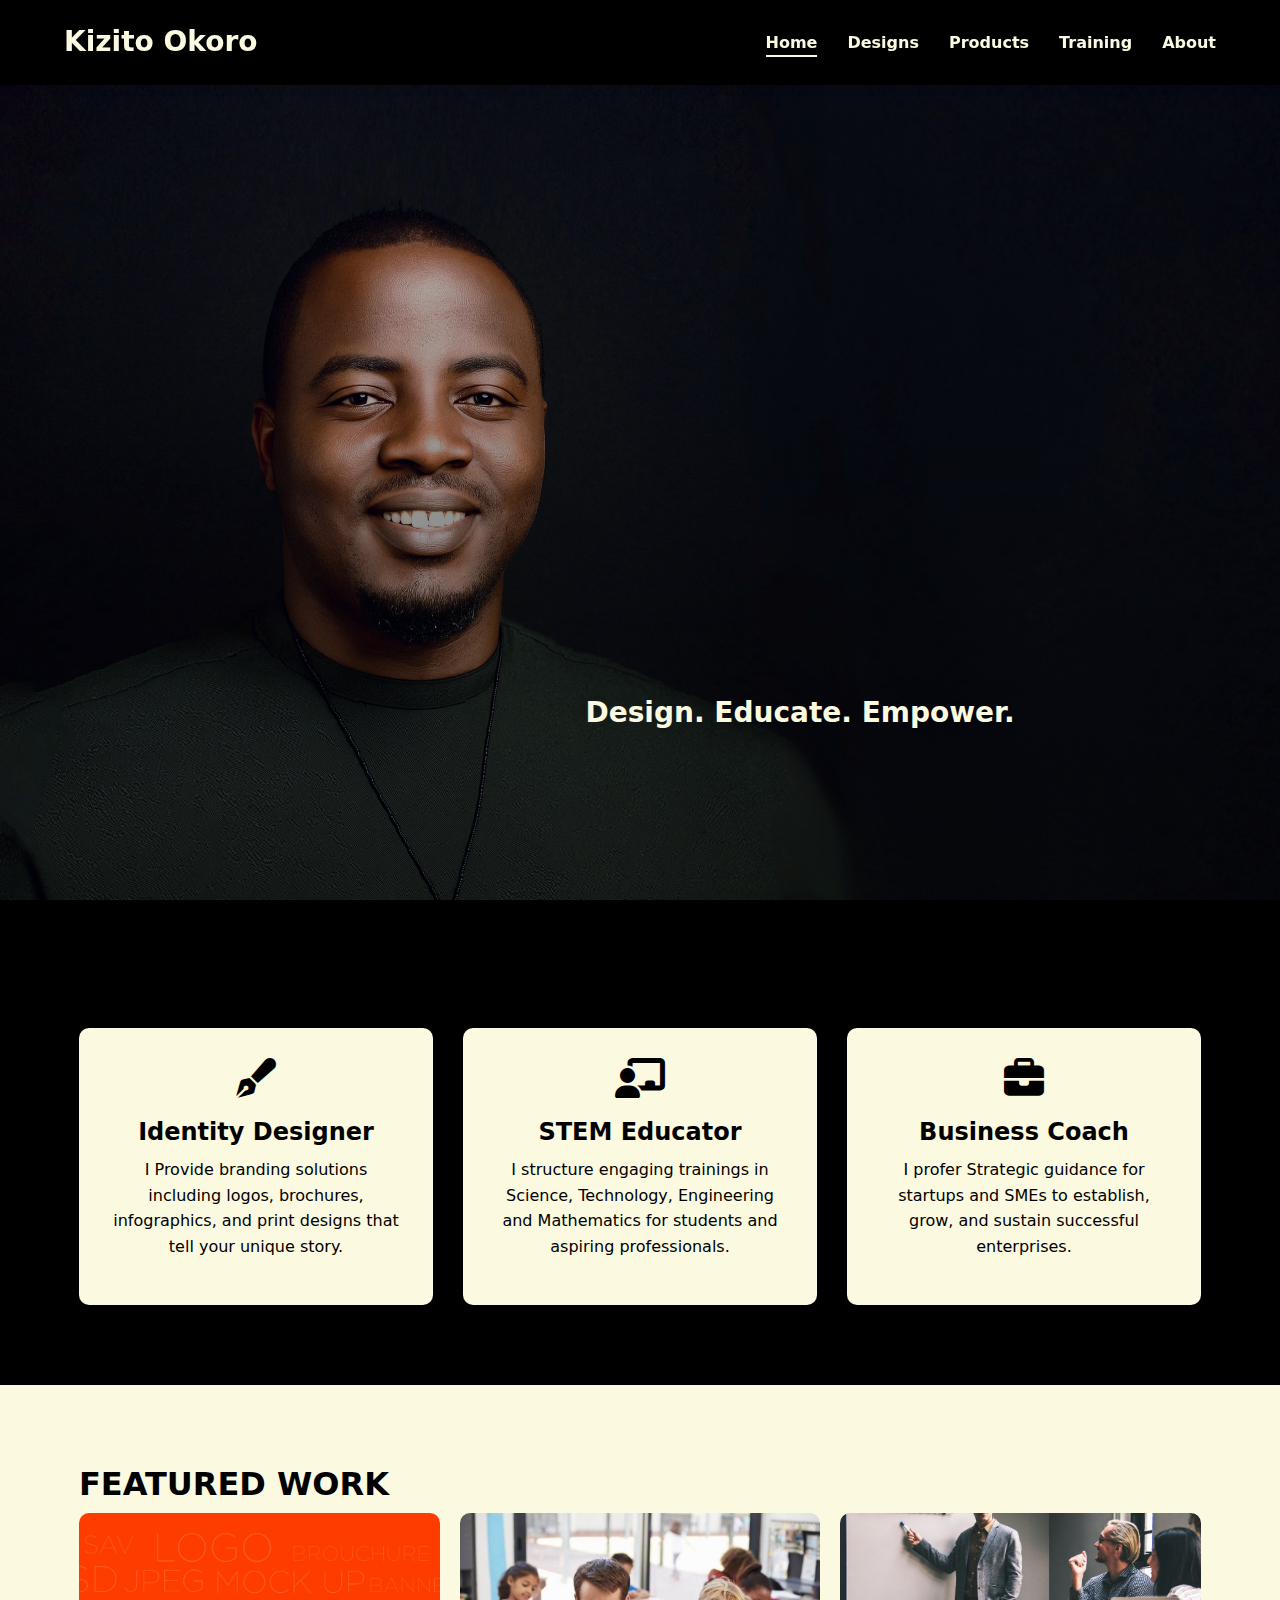
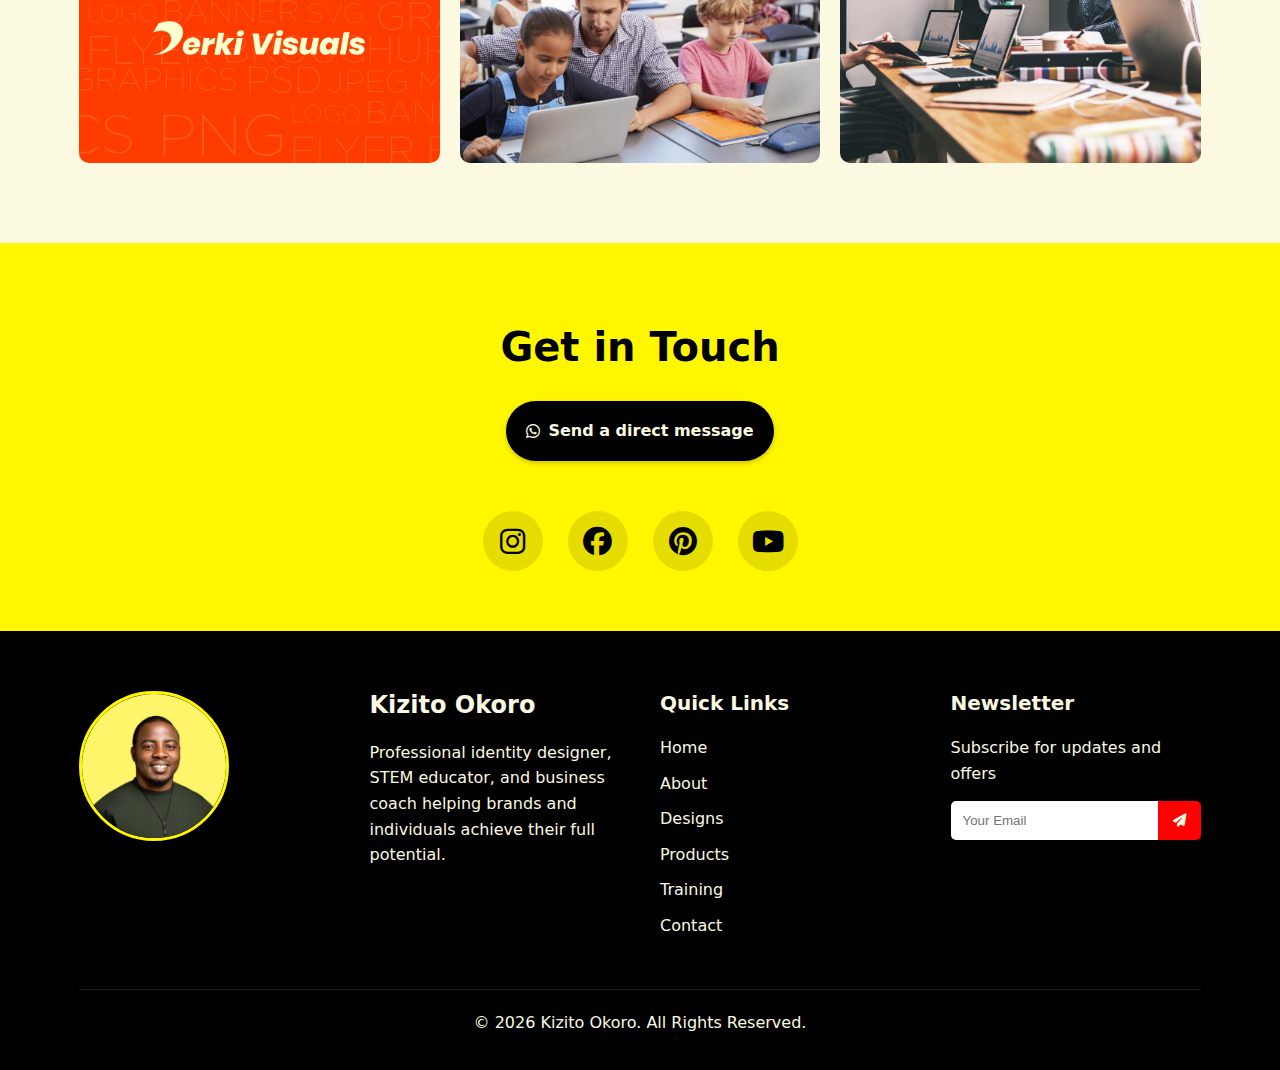
<file: index.html>
<!DOCTYPE html>
<html lang="en">
<head>
    <meta charset="UTF-8">
    <meta name="viewport" content="width=device-width, initial-scale=1.0">
    <meta name="description" content="Kizito Okoro - Professional Identity Designer, STEM Educator & Business Coach">
    <meta name="keywords" content="graphic design, logo design, STEM teacher, business coach, Nigeria designer">
    <meta name="author" content="Kizito Okoro">
    <title>Kizito Okoro | Identity Designer, Educator & Business Coach</title>
    <link rel="stylesheet" href="style.css">
    <link rel="stylesheet" href="https://cdnjs.cloudflare.com/ajax/libs/font-awesome/6.4.0/css/all.min.css">
</head>
<body>
    <header>
        <div class="container">
            <div class="logo">Kizito Okoro</div>
            <nav>
                <ul>
                    <li><a href="index.html">Home</a></li>
                    <li><a href="designs.html">Designs</a></li>
                    <li><a href="products.html">Products</a></li>
                    <li><a href="training.html">Training</a></li>
                    <li><a href="about.html">About</a></li>
                </ul>
                <button class="hamburger" aria-label="Menu" aria-expanded="false">
                    <span></span>
                    <span></span>
                    <span></span>
                </button>
            </nav>
        </div>
    </header>

    <main>
        <section class="hero">
            <div class="container">
                <div class="hero-content">
                    <h1>Design. Educate. Empower.</h1>
                    <div class="cta-buttons">
                        <a href="about.html" class="btn-primary">View Portfolio</a>
                        <a href="training.html" class="btn-primary">Explore Training</a>
                    </div>
                </div>
            </div>
        </section>

        <section class="services">
            <div class="container">
                <h1>MY EXPERTISE</h1>
                <div class="services-grid">
                    <article class="service-card">
                        <i class="fas fa-pen-fancy" aria-hidden="true"></i>
                        <h2>Identity Designer</h2>
                        <p>I Provide branding solutions including logos, brochures, infographics, and print designs that tell your unique story.</p>
                    </article>
                    <article class="service-card">
                        <i class="fas fa-chalkboard-teacher" aria-hidden="true"></i>
                        <h2>STEM Educator</h2>
                        <p>I structure engaging trainings in Science, Technology, Engineering and Mathematics for students and aspiring professionals.</p>
                    </article>
                    <article class="service-card">
                        <i class="fas fa-briefcase" aria-hidden="true"></i>
                        <h2>Business Coach</h2>
                        <p>I profer Strategic guidance for startups and SMEs to establish, grow, and sustain successful enterprises.</p>
                    </article>
                </div>
            </div>
        </section>

        <section class="featured-work">
            <div class="container">
                <h1>FEATURED WORK</h1>
                <div class="work-grid">
                    <article class="work-item">
                        <img src="assets/images/logo1.jpg" alt="Brand Identity Design" loading="lazy">
                        <div class="work-overlay">
                            <h2>Brand Identity</h2>
                            <a href="designs.html">View More</a>
                        </div>
                    </article>
                    <article class="work-item">
                        <img src="assets/images/education1.jpg" alt="STEM Education Workshop" loading="lazy">
                        <div class="work-overlay">
                            <h2>STEM Workshop</h2>
                            <a href="training.html">View More</a>
                        </div>
                    </article>
                    <article class="work-item">
                        <img src="assets/images/business1.jpg" alt="Business Coaching Session" loading="lazy">
                        <div class="work-overlay">
                            <h2>Business Coaching</h2>
                            <a href="training.html">View More</a>
                        </div>
                    </article>
                </div>
            </div>
        </section>

        <section id="contact" class="contact">
            <div class="contact-container">
                <h2>Get in Touch</h2>
               <button class="whatsapp-btn">
                    <a href="https://wa.me/2348169806632" target="_blank" aria-label="WhatsApp">
                    <i class="fab fa-whatsapp"></i> Send a direct message </a>
                </button>
            </div>
            <div class="social-links">
                <a href="https://instagram.com/realkizitookoro" target="_blank" aria-label="Instagram"><i class="fab fa-instagram"></i></a>
                <a href="https://facebook.com/realkizitookoro" target="_blank" aria-label="Facebook"><i class="fab fa-facebook"></i></a>
                <a href="https://pinterest.com/realkizitookoro" target="_blank" aria-label="Pinterest"><i class="fab fa-pinterest"></i></a>
                <a href="https://youtube.com/realkizitookoro" target="_blank" aria-label="YouTube"><i class="fab fa-youtube"></i></a>
            </div> 
        </section>
    </main>

    <footer>
        <div class="container">
            <div class="footer-content">
                <div>
                    <img src="assets/images/profile_picture.jpg" alt="passport" 
                    style="border-radius: 50%; width: 150px; height: 150px; object-fit: cover; 
                    border: 3px solid #fff700; box-shadow: 0 2px 10px rgba(0,0,0,0.2);">
                </div> 
                <div class="footer-about">
                    <h3>Kizito Okoro</h3>
                    <p>Professional identity designer, STEM educator, and business coach helping brands and individuals achieve their full potential.</p>
                </div>
                <div class="footer-links">
                    <h3>Quick Links</h3>
                    <ul>
                        <li><a href="index.html">Home</a></li>
                        <li><a href="about.html">About</a></li>
                        <li><a href="designs.html">Designs</a></li>
                        <li><a href="products.html">Products</a></li>
                        <li><a href="training.html">Training</a></li>
                        <li><a href="#contact">Contact</a></li>
                    </ul>
                </div>
                <div class="footer-newsletter">
                    <h3>Newsletter</h3>
                    <p>Subscribe for updates and offers</p>
                    <form>
                        <input type="email" placeholder="Your Email" aria-label="Your Email">
                        <button type="submit" aria-label="Subscribe"><i class="fas fa-paper-plane"></i></button>
                    </form>
                </div>
            </div>
            <div class="footer-bottom">
                <p>&copy; <span id="current-year"></span> Kizito Okoro. All Rights Reserved.</p>
            </div>
        </div>
    </footer>

    <script src="script.js"></script>
</body>
</html>
</file>
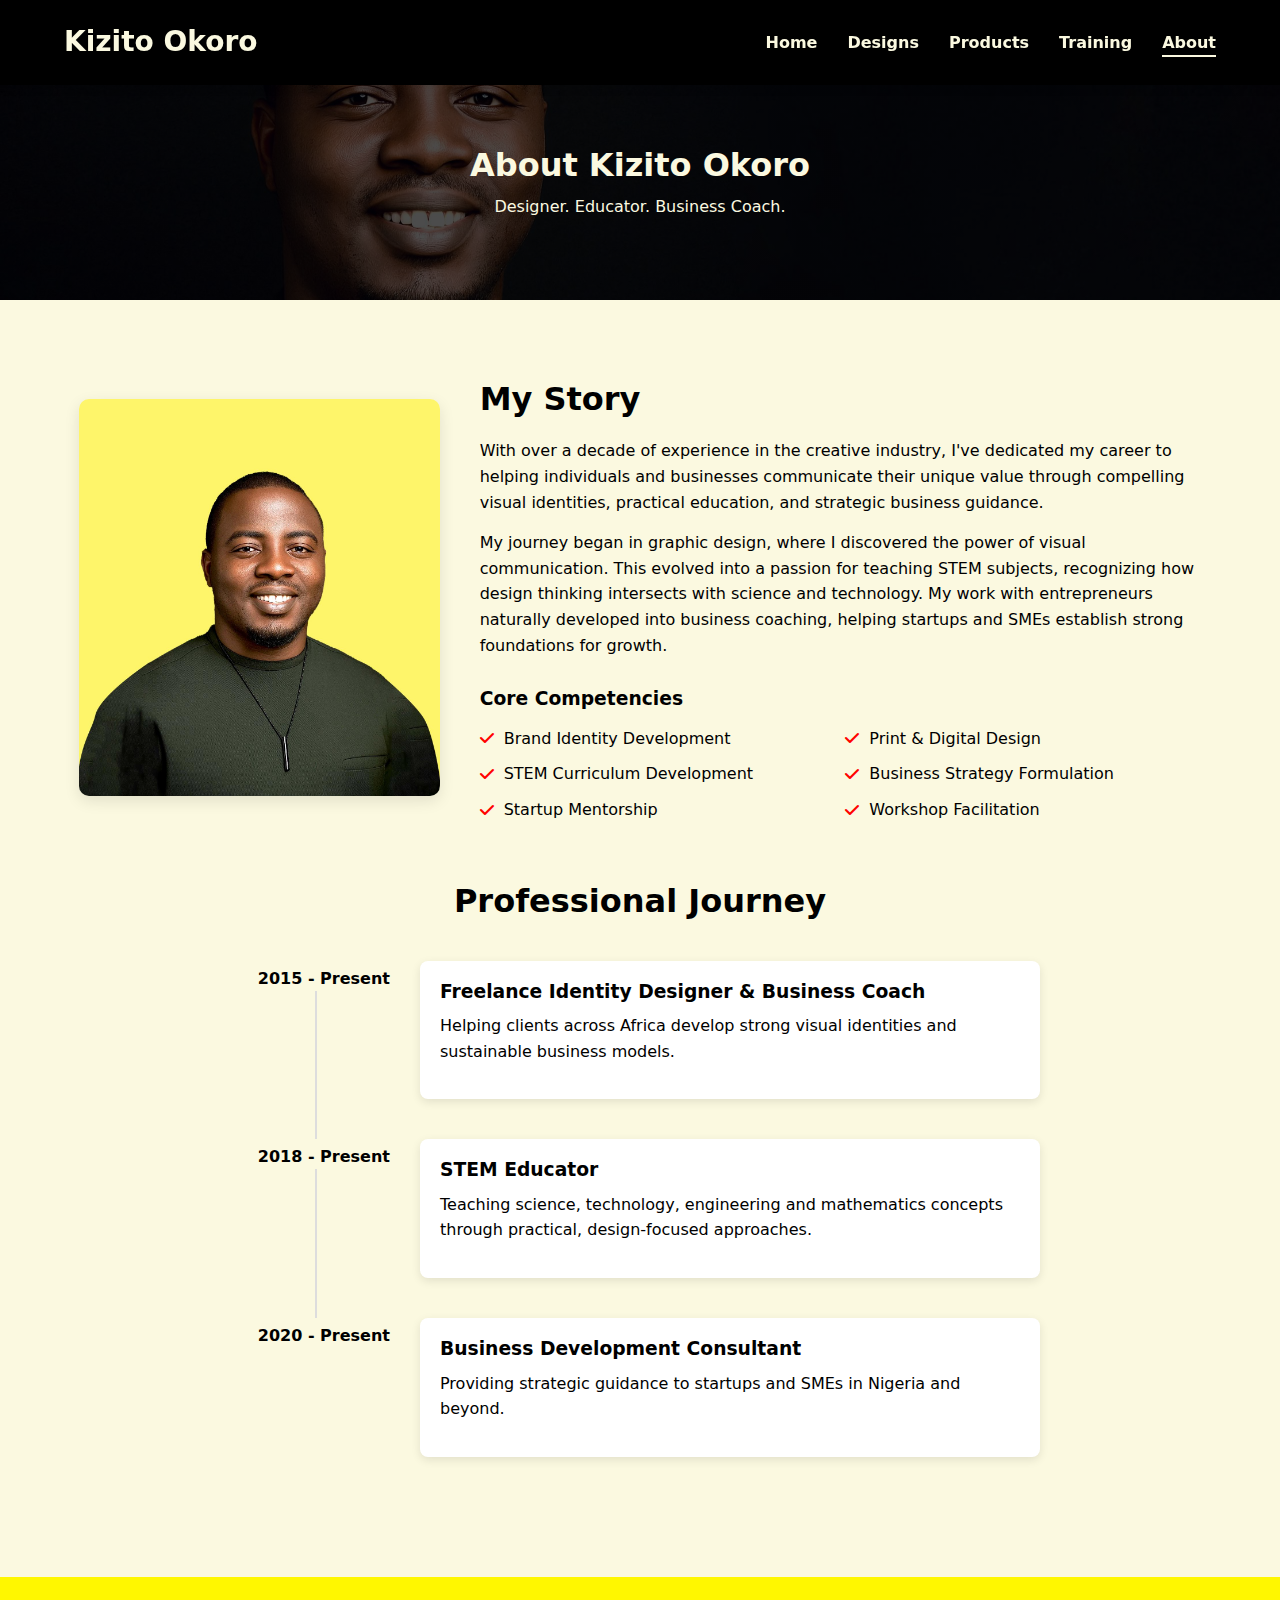
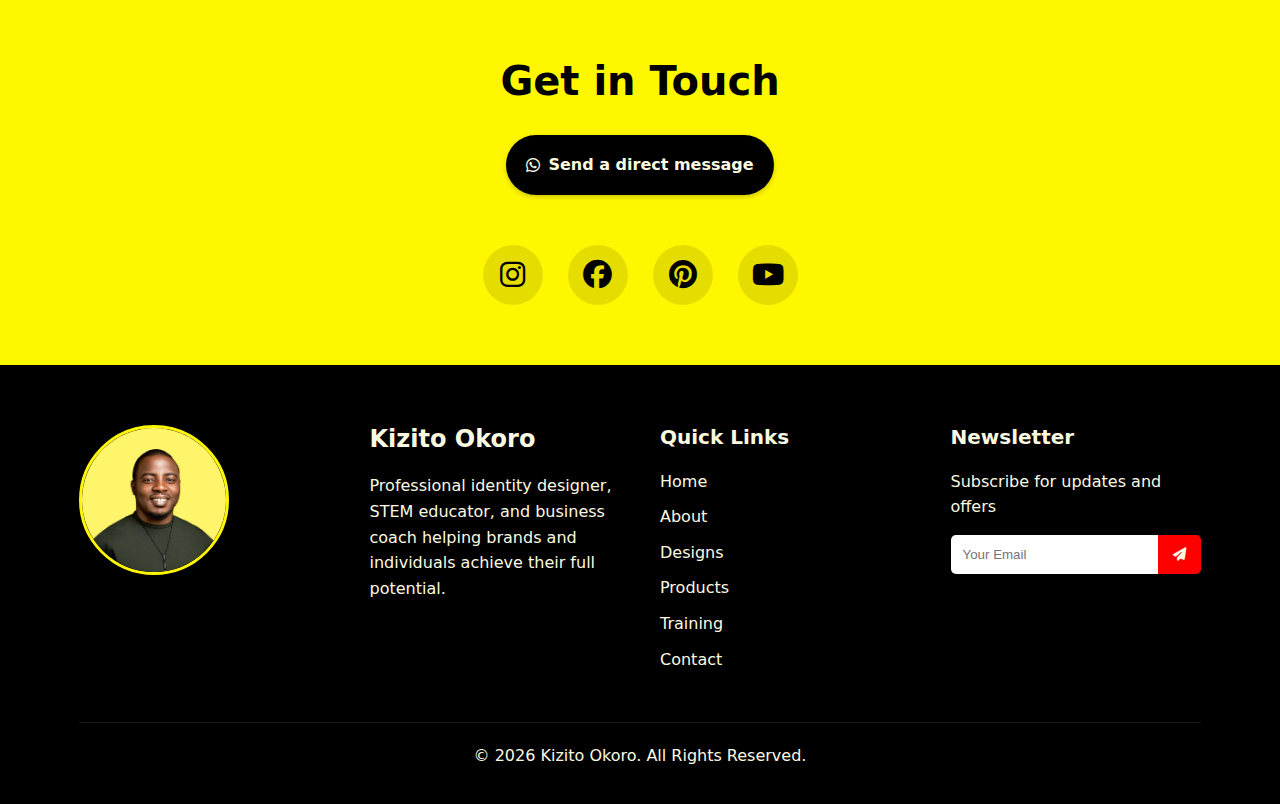
<file: about.html>
<!DOCTYPE html>
<html lang="en">
<head>
    <meta charset="UTF-8">
    <meta name="viewport" content="width=device-width, initial-scale=1.0">
    <meta name="description" content="About Kizito Okoro - Professional Identity Designer, STEM Educator & Business Coach">
    <meta name="keywords" content="about Kizito Okoro, designer profile, educator bio, business coach Nigeria">
    <meta name="author" content="Kizito Okoro">
    <title>About Me | Kizito Okoro</title>
    <link rel="stylesheet" href="style.css">
    <link rel="stylesheet" href="https://cdnjs.cloudflare.com/ajax/libs/font-awesome/6.4.0/css/all.min.css">
</head>
<body>
    <header>
        <div class="container">
            <div class="logo">Kizito Okoro</div>
            <nav>
                <ul>
                    <li><a href="index.html">Home</a></li>
                    <li><a href="designs.html">Designs</a></li>
                    <li><a href="products.html">Products</a></li>
                    <li><a href="training.html">Training</a></li>
                    <li><a href="about.html">About</a></li>
                </ul>
                <button class="hamburger" aria-label="Menu" aria-expanded="false">
                    <span></span>
                    <span></span>
                    <span></span>
                </button>
            </nav>
        </div>
    </header>

    <section class="about-hero">
        <div class="container">
            <h1>About Kizito Okoro</h1>
            <p>Designer. Educator. Business Coach.</p>
        </div>
    </section>

    <section class="about-section">
        <div class="container">
            <div class="about-content">
                <div class="about-image">
                    <img src="assets/images/profile_picture.jpg" alt="Kizito Okoro" loading="lazy">
                </div>
                <div class="about-text">
                    <h2>My Story</h2>
                    <p>With over a decade of experience in the creative industry, I've dedicated my career to helping individuals and businesses communicate their unique value through compelling visual identities, practical education, and strategic business guidance.</p>
                    
                    <p>My journey began in graphic design, where I discovered the power of visual communication. This evolved into a passion for teaching STEM subjects, recognizing how design thinking intersects with science and technology. My work with entrepreneurs naturally developed into business coaching, helping startups and SMEs establish strong foundations for growth.</p>
                    
                    <div class="skills">
                        <h3>Core Competencies</h3>
                        <ul class="skills-list">
                            <li><i class="fas fa-check"></i> Brand Identity Development</li>
                            <li><i class="fas fa-check"></i> Print & Digital Design</li>
                            <li><i class="fas fa-check"></i> STEM Curriculum Development</li>
                            <li><i class="fas fa-check"></i> Business Strategy Formulation</li>
                            <li><i class="fas fa-check"></i> Startup Mentorship</li>
                            <li><i class="fas fa-check"></i> Workshop Facilitation</li>
                        </ul>
                    </div>
                </div>
            </div>

            <div class="experience-timeline">
                <h2>Professional Journey</h2>
                <div class="timeline-item">
                    <div class="timeline-date">2015 - Present</div>
                    <div class="timeline-content">
                        <h3>Freelance Identity Designer & Business Coach</h3>
                        <p>Helping clients across Africa develop strong visual identities and sustainable business models.</p>
                    </div>
                </div>
                <div class="timeline-item">
                    <div class="timeline-date">2018 - Present</div>
                    <div class="timeline-content">
                        <h3>STEM Educator</h3>
                        <p>Teaching science, technology, engineering and mathematics concepts through practical, design-focused approaches.</p>
                    </div>
                </div>
                <div class="timeline-item">
                    <div class="timeline-date">2020 - Present</div>
                    <div class="timeline-content">
                        <h3>Business Development Consultant</h3>
                        <p>Providing strategic guidance to startups and SMEs in Nigeria and beyond.</p>
                    </div>
                </div>
            </div>
        </div>
    </section>

    <section id="contact" class="contact">
        <div class="contact-container">
            <h2>Get in Touch</h2>
           <button class="whatsapp-btn">
                <a href="https://wa.me/2348169806632" target="_blank" aria-label="WhatsApp">
                <i class="fab fa-whatsapp"></i> Send a direct message </a>
            </button>
        </div>
        <div class="social-links">
            <a href="https://instagram.com/realkizitookoro" target="_blank" aria-label="Instagram"><i class="fab fa-instagram"></i></a>
            <a href="https://facebook.com/realkizitookoro" target="_blank" aria-label="Facebook"><i class="fab fa-facebook"></i></a>
            <a href="https://pinterest.com/realkizitookoro" target="_blank" aria-label="Pinterest"><i class="fab fa-pinterest"></i></a>
            <a href="https://youtube.com/realkizitookoro" target="_blank" aria-label="YouTube"><i class="fab fa-youtube"></i></a>
        </div> 
    </section>

    <footer>
        <div class="container">
            <div class="footer-content">
                <div>
                    <img src="assets/images/profile_picture.jpg" alt="passport" 
                    style="border-radius: 50%; width: 150px; height: 150px; object-fit: cover; 
                    border: 3px solid #fff700; box-shadow: 0 2px 10px rgba(0,0,0,0.2);">
                </div> 
                <div class="footer-about">
                    <h3>Kizito Okoro</h3>
                    <p>Professional identity designer, STEM educator, and business coach helping brands and individuals achieve their full potential.</p>
                </div>
                <div class="footer-links">
                    <h3>Quick Links</h3>
                    <ul>
                        <li><a href="index.html">Home</a></li>
                        <li><a href="about.html">About</a></li>
                        <li><a href="designs.html">Designs</a></li>
                        <li><a href="products.html">Products</a></li>
                        <li><a href="training.html">Training</a></li>
                        <li><a href="#contact">Contact</a></li>
                    </ul>
                </div>
                <div class="footer-newsletter">
                    <h3>Newsletter</h3>
                    <p>Subscribe for updates and offers</p>
                    <form>
                        <input type="email" placeholder="Your Email" aria-label="Your Email">
                        <button type="submit" aria-label="Subscribe"><i class="fas fa-paper-plane"></i></button>
                    </form>
                </div>
            </div>
            <div class="footer-bottom">
                <p>&copy; <span id="current-year"></span> Kizito Okoro. All Rights Reserved.</p>
            </div>
        </div>
    </footer>

    <script src="script.js"></script>
</body>
</html>
</file>
<file: style.css>
/* Global Styles */
:root {
    --primary-color: #000000;
    --secondary-color: #fbf9e0;
    --accent-color: #fbf9e0;
    --text-color: #000000;
    --light-text: #fbf9e0;
    --bg-color: #fbf9e0;
    --section-padding: 80px 0;
    --transition: all 0.3s ease;
}

* {
    margin: 0;
    padding: 0;
    box-sizing: border-box;
}

body {
    font-family: system-ui, -apple-system, BlinkMacSystemFont, 'Segoe UI', Roboto, Oxygen, Ubuntu, Cantarell, 'Open Sans', 'Helvetica Neue', sans-serif;
    line-height: 1.6;
    color: var(--text-color);
    background-color: var(--bg-color);
}
body.no-scroll {
    overflow: hidden;
    position: fixed;
    width: 100%;
    height: 100%;
}
.container {
    width: 90%;
    max-width: 1200px;
    margin: 0 auto;
    padding: 0 15px;
}

h1, h2, h3, h4, h5, h6 {
    font-weight: 700;
    line-height: 1.2;
    margin-bottom: 10px;
}

p {
    margin-bottom: 15px;
}

a {
    text-decoration: none;
    color: inherit;
    transition: var(--transition);
}

.btn-primary {
    display: inline-block;
    background-color: var(--secondary-color);
    color: var(--primary-color);
    padding: 12px 25px;
    border-radius: 30px;
    font-weight: 600;
    transition: var(--transition);
    border: 2px solid var(--primary-color);
}

.btn-primary:hover {
    background-color:red;
    color: var(--secondary-color);
}

.btn-secondary {
    display: inline-block;
    background-color: transparent;
    color: var(--primary-color);
    padding: 12px 25px;
    border-radius: 30px;
    font-weight: 600;
    transition: var(--transition);
    border: 2px solid var(--primary-color);
}

.btn-secondary:hover {
    background-color:red;
    color: var(--secondary-color);
}

.section-title {
    text-align: center;
    margin-bottom: 50px;
    position: relative;
}

.section-title::after {
    content: '';
    position: absolute;
    bottom: -15px;
    left: 50%;
    transform: translateX(-50%);
    width: 80px;
    height: 3px;
    background-color: var(--accent-color);
}

/*header section*/
header {
    background-color: var(--primary-color); /* Black background */
    box-shadow: 0 2px 10px rgba(0, 0, 0, 0.1);
    position: fixed;
    width: 100%;
    top: 0;
    left: 0;
    z-index: 1000;
    transition: var(--transition);
}

header.scrolled {
    box-shadow: 5px 5px 10px rgba(0,0,0,0.5);
}

header .container {
    display: flex;
    justify-content: space-between; /* This pushes logo left and nav right */
    align-items: center;
    padding: 20px 0;
}

.logo {
    font-size: 28px;
    font-weight: 700;
    color: var(--secondary-color); /* Silver color */
    transition: var(--transition);
}

header.scrolled .logo {
    color: var(--secondary-color); /* White when scrolled */
}

nav ul li:first-child {
    margin-left: 0;
}

nav ul {
    display: flex;
    list-style: none;
    margin: 0;
    padding: 0;
}

nav ul li {
    margin-left: 30px;
}

nav ul li a {
    font-weight: 600;
    position: relative;
    color: var(--secondary-color); /* Silver color */
}

nav ul li a::after {
    content: '';
    position: absolute;
    bottom: -5px;
    left: 0;
    width: 0;
    height: 2px;
    background-color: var(--secondary-color); /* Silver underline */
    transition: var(--transition);
}

nav ul li a:hover::after,
nav ul li a.active::after {
    width: 100%;
}

.hamburger {
    display: none;
    cursor: pointer;
    background: transparent;
    border: none;
    padding: 5px;
}

.hamburger span {
    display: block;
    width: 25px;
    height: 3px;
    background-color: var(--secondary-color); /* Silver color */
    margin: 5px 0;
    transition: var(--transition);
}

header.scrolled .hamburger span {
    background-color: var(--secondary-color); /* Silver when scrolled */
}

.hamburger.force-silver span,
.hamburger.active span {
    background-color: var(--secondary-color) !important;
}

/* Hero Section */
.hero {
    background: linear-gradient(rgba(0, 0, 0, 0.2), rgba(0, 0, 0, 0.6)), 
    url('assets/images/bg.jpg') no-repeat center center/cover;
    color: var(--light-text);
    height: 100vh;
    display: flex;
    align-items: center;
    text-align: center;
    padding-top: 150px;
    background-position: center;
}

.hero-content {
    max-width: 800px;
    margin: 0 auto;
    padding-left: 25dvw;
    padding-top: 50vh;
}

.hero h1 {
    font-size: 28px;
    margin-bottom: 20px;
    animation: fadeInUp 1s ease;
}


.cta-buttons {
    display: flex;
    justify-content: center;
    gap: 20px;
    animation: fadeInUp 1s ease 0.6s forwards;
    opacity: 0;
}

/* Services Section */
.services {
    padding: var(--section-padding);
    background-color: var(--primary-color);
    color: var(--primary-color);
}

.services-grid {
    display: grid;
    grid-template-columns: repeat(auto-fit, minmax(300px, 1fr));
    gap: 30px;
}

.service-card {
    background-color: var(--bg-color);
    padding: 30px;
    border-radius: 10px;
    text-align: center;
    transition: var(--transition);
}

.service-card:hover {
    transform: translateY(-10px);
    box-shadow: 0 15px 30px rgba(0, 0, 0, 0.1);
}

.service-card i {
    font-size: 40px;
    color: var(--primary-color);
    margin-bottom: 20px;
}

/* Featured Work Section */
.featured-work {
    padding: var(--section-padding);
    background-color: var(--secondary-color);
}

.work-grid {
    display: grid;
    grid-template-columns: repeat(auto-fit, minmax(300px, 1fr));
    gap: 20px;
}

.work-item {
    position: relative;
    border-radius: 10px;
    overflow: hidden;
    height: 250px;
}

.work-item img {
    width: 100%;
    height: 100%;
    object-fit: cover;
    transition: var(--transition);
}

.work-overlay {
    position: absolute;
    top: 0;
    left: 0;
    width: 100%;
    height: 100%;
    background-color: rgba(0, 0, 0, 0.7);
    color: var(--light-text);
    display: flex;
    flex-direction: column;
    justify-content: center;
    align-items: center;
    opacity: 0;
    transition: var(--transition);
}

.work-item:hover .work-overlay {
    opacity: 1;
}

.work-overlay h3 {
    font-size: 24px;
    margin-bottom: 10px;
}

.view-btn {
    color: var(--light-text);
    border: 2px solid var(--light-text);
    padding: 8px 20px;
    border-radius: 30px;
    margin-top: 15px;
    transition: var(--transition);
}

.view-btn:hover {
    background-color: var(--light-text);
    color: var(--primary-color);
}

/* Contact Section Styles */
.contact {
    background-color: #fff700;
    padding: 60px 20px; 
    text-align: center; 
}

.whatsapp-btn {
    background-color: var(--primary-color);
    border: none;
    border-radius: 50px; 
    height: 60px;
    width: auto;
    padding: 10px 20px;
    cursor: pointer;
    transition: all 0.3s ease;
    box-shadow: 0 2px 5px rgba(0, 0, 0, 0.2);
}

.whatsapp-btn a {
    color: var(--secondary-color);
    text-decoration: none;
    font-family:system-ui, -apple-system, BlinkMacSystemFont, 'Segoe UI', Roboto, Oxygen, Ubuntu, Cantarell, 'Open Sans', 'Helvetica Neue', sans-serif;
    font-size: 16px;
    font-weight: bold;
    display: flex;
    align-items: center;
    gap: 8px;
}

.whatsapp-btn:hover {
    background-color: #cc0000; /* Darker red on hover */
    transform: translateY(-2px);
}

.whatsapp-btn:active {
    transform: translateY(0);
}

.contact-container {
    max-width: 800px; /* Limit width for better readability */
    margin: 0 auto; /* Center the container */
    padding: 20px;
}

.contact h2 {
    color: #000; /* Black text for contrast */
    font-size: 2.5rem; /* Larger heading */
    margin-bottom: 30px;
}

.contact p {
    color: #000; /* Black text */
    font-size: 1.2rem;
    display: flex;
    justify-content: center;
    align-items: center;
    gap: 10px;
    margin-bottom: 30px;
}

.contact p i {
    font-size: 1.5rem; /* Slightly larger icon */
}

.social-links {
    display: flex;
    justify-content: center;
    gap: 25px; /* More space between icons */
    margin-top: 30px;
}

.social-links a {
    display: inline-flex;
    align-items: center;
    justify-content: center;
    width: 60px; /* Larger icons */
    height: 60px;
    border-radius: 50%;
    background-color: rgba(0, 0, 0, 0.1); /* Slight dark overlay */
    color: #000; /* Black icons */
    font-size: 1.8rem; /* Bigger icon size */
    transition: all 0.3s ease;
    text-decoration: none;
}

.social-links a:hover {
    transform: scale(1.2); /* Zoom effect */
    background-color: red; /* Darker on hover */
    color: var(--secondary-color);
}

/* Footer Styles */
footer {
    background-color: var(--primary-color);
    color: var(--secondary-color);
    padding: 60px 0 0;
}

.footer-content {
    display: grid;
    grid-template-columns: repeat(auto-fit, minmax(250px, 1fr));
    gap: 40px;
    margin-bottom: 40px;
}

.footer-about h3 {
    font-size: 24px;
    margin-bottom: 20px;
    color: var(--light-text);
}

.footer-links h3,
.footer-newsletter h3 {
    font-size: 20px;
    margin-bottom: 20px;
    color: var(--light-text);
}

.footer-links ul {
    list-style: none;
}

.footer-links li {
    margin-bottom: 10px;
}

.footer-links a:hover {
    color: #fff700;
    padding-left: 5px;
}

.footer-newsletter form {
    display: flex;
}

.footer-newsletter input {
    flex: 1;
    padding: 12px;
    border: none;
    border-radius: 5px 0 0 5px;
}

.footer-newsletter button {
    background-color: red;
    color: var(--light-text);
    border: none;
    padding: 0 15px;
    border-radius: 0 5px 5px 0;
    cursor: pointer;
    transition: var(--transition);
}

.footer-newsletter button:hover {
    background-color: green;
}

.footer-bottom {
    text-align: center;
    padding: 20px 0;
    border-top: 1px solid rgba(255, 255, 255, 0.1);
}

/* About Page Styles */
.about-hero {
    background: linear-gradient(rgba(0, 0, 0, 0.7), rgba(0, 0, 0, 0.7)), url('assets/images/bg.jpg') no-repeat center center/cover;
    color: var(--light-text);
    height: 300px;
    display: flex;
    align-items: center;
    text-align: center;
    padding-top: 80px;
}

.about-section {
    padding: var(--section-padding);
    background-color: var(--light-text);
}

.about-content {
    display: grid;
    grid-template-columns: 1fr 2fr;
    gap: 40px;
    align-items: center;
    margin-bottom: 60px;
}

.about-image img {
    width: 100%;
    border-radius: 10px;
    box-shadow: 0 5px 15px rgba(0,0,0,0.1);
}

.about-text h2 {
    font-size: 32px;
    margin-bottom: 20px;
    color: var(--primary-color);
}

.skills {
    margin-top: 30px;
}

.skills h3 {
    margin-bottom: 15px;
}

.skills-list {
    display: grid;
    grid-template-columns: repeat(2, 1fr);
    gap: 10px;
    list-style: none;
}

.skills-list li {
    display: flex;
    align-items: center;
    gap: 10px;
}

.skills-list i {
    color: red;
}

.experience-timeline {
    max-width: 800px;
    margin: 0 auto;
}

.experience-timeline h2 {
    text-align: center;
    margin-bottom: 40px;
    font-size: 32px;
    color: var(--primary-color);
}

.timeline-item {
    display: grid;
    grid-template-columns: 150px 1fr;
    gap: 30px;
    margin-bottom: 40px;
    position: relative;
}

.timeline-item:not(:last-child)::after {
    content: '';
    position: absolute;
    left: 75px;
    top: 30px;
    bottom: -40px;
    width: 2px;
    background-color: #ddd;
}

.timeline-date {
    font-weight: 700;
    color: var(--primary-color);
    text-align: right;
    padding-top: 5px;
}

.timeline-content {
    background-color: white;
    padding: 20px;
    border-radius: 8px;
    box-shadow: 0 3px 10px rgba(0,0,0,0.1);
}

.timeline-content h3 {
    color: var(--primary-color);
    margin-bottom: 10px;
}

/* Designs Page Styles */
.designs-hero {
    background: linear-gradient(rgba(0, 0, 0, 0.7), rgba(0, 0, 0, 0.7)), url('assets/images/bg.jpg') no-repeat center center/cover;
    color: var(--light-text);
    height: 300px;
    display: flex;
    align-items: center;
    text-align: center;
    padding-top: 80px;
}

.design-categories {
    padding: var(--section-padding);
    background-color: var(--light-text);
}

.category-filter {
    display: flex;
    justify-content: center;
    flex-wrap: wrap;
    gap: 10px;
    margin-bottom: 40px;
}

.filter-btn {
    padding: 10px 20px;
    background-color: transparent;
    border: 2px solid var(--primary-color);
    color: var(--primary-color);
    border-radius: 30px;
    font-weight: 600;
    cursor: pointer;
    transition: var(--transition);
}

.filter-btn.active,
.filter-btn:hover {
    background-color: var(--primary-color);
    color: var(--light-text);
}

.designs-grid {
    display: grid;
    grid-template-columns: repeat(auto-fill, minmax(300px, 1fr));
    gap: 30px;
}

.design-item {
    position: relative;
    border-radius: 10px;
    overflow: hidden;
    height: 250px;
}

.design-item img {
    width: 100%;
    height: 100%;
    object-fit: cover;
    transition: var(--transition);
}

.design-overlay {
    position: absolute;
    top: 0;
    left: 0;
    width: 100%;
    height: 100%;
    background-color: rgba(0, 0, 0, 0.7);
    color: var(--light-text);
    display: flex;
    flex-direction: column;
    justify-content: center;
    align-items: center;
    opacity: 0;
    transition: var(--transition);
    text-align: center;
    padding: 20px;
}

.design-item:hover .design-overlay {
    opacity: 1;
}

.design-overlay h3 {
    font-size: 22px;
    margin-bottom: 5px;
}

.design-overlay p {
    font-size: 14px;
    color: var(--secondary-color);
    margin-bottom: 15px;
}

/* Products Page Styles */
.products-hero {
    background: linear-gradient(rgba(0, 0, 0, 0.7), rgba(0, 0, 0, 0.7)), url('assets/images/bg.jpg') no-repeat center center/cover;
    color: var(--light-text);
    height: 300px;
    display: flex;
    align-items: center;
    text-align: center;
    padding-top: 80px;
}

.products-section {
    padding: var(--section-padding);
    background-color: var(--light-text);
}

.products-grid {
    display: grid;
    grid-template-columns: repeat(auto-fill, minmax(280px, 1fr));
    gap: 30px;
}

.product-card {
    background-color: var(--bg-color);
    border-radius: 10px;
    overflow: hidden;
    transition: var(--transition);
    box-shadow: 0 5px 15px rgba(0, 0, 0, 0.1);
}

.product-card:hover {
    transform: translateY(-10px);
    box-shadow: 0 15px 30px rgba(0, 0, 0, 0.2);
}

.product-card img {
    width: 100%;
    height: 200px;
    object-fit: cover;
}

.product-info {
    padding: 20px;
}

.product-info h3 {
    font-size: 18px;
    margin-bottom: 10px;
}

.product-info p {
    font-size: 14px;
    color: #666;
    margin-bottom: 15px;
}

.product-meta {
    display: flex;
    justify-content: space-between;
    align-items: center;
}

.price {
    font-weight: 700;
    color: var(--primary-color);
    font-size: 18px;
}

.how-to-buy {
    padding: 60px 0;
    background-color: var(--primary-color);
}

.steps {
    display: grid;
    grid-template-columns: repeat(auto-fit, minmax(200px, 1fr));
    gap: 30px;
    margin-top: 40px;
}

.step {
    text-align: center;
    padding: 30px 20px;
    background-color: var(--light-text);
    border-radius: 10px;
    box-shadow: 0 5px 15px rgba(0, 0, 0, 0.05);
}

.step-number {
    width: 50px;
    height: 50px;
    background-color: var(--primary-color);
    color: var(--light-text);
    border-radius: 50%;
    display: flex;
    align-items: center;
    justify-content: center;
    font-size: 24px;
    font-weight: 700;
    margin: 0 auto 20px;
}

.step h3 {
    font-size: 18px;
    margin-bottom: 10px;
}

.step p {
    font-size: 14px;
    color: #666;
}

/* Training Page Styles */
.training-hero {
    background: linear-gradient(rgba(0, 0, 0, 0.7), rgba(0, 0, 0, 0.7)), url('assets/images/bg.jpg') no-repeat center center/cover;
    color: var(--light-text);
    height: 300px;
    display: flex;
    align-items: center;
    text-align: center;
    padding-top: 80px;
}

.training-programs {
    padding: var(--section-padding);
    background-color: var(--light-text);
}

.programs-grid {
    display: grid;
    grid-template-columns: repeat(auto-fit, minmax(300px, 1fr));
    gap: 30px;
}

.program-card {
    background-color: white;
    padding: 30px;
    border-radius: 10px;
    text-align: center;
    box-shadow: 0 5px 15px rgba(0,0,0,0.05);
    transition: var(--transition);
}

.program-card:hover {
    transform: translateY(-5px);
    box-shadow: 0 10px 25px rgba(0,0,0,0.1);
}

.program-icon {
    width: 80px;
    height: 80px;
    background-color: var(--primary-color);
    color: var(--light-text);
    border-radius: 50%;
    display: flex;
    align-items: center;
    justify-content: center;
    font-size: 30px;
    margin: 0 auto 20px;
}

.training-videos {
    padding: var(--section-padding);
    background-color: var(--primary-color);
    color: var(--light-text);
}

.videos-grid {
    display: grid;
    grid-template-columns: repeat(auto-fit, minmax(300px, 1fr));
    gap: 30px;
}

.video-card {
    background-color: var(--light-text);
    color: var(--primary-color);
    border-radius: 10px;
    overflow: hidden;
    box-shadow: 0 5px 15px rgba(0,0,0,0.1);
}

.video-thumbnail {
    position: relative;
    height: 180px;
}

.video-thumbnail img {
    width: 100%;
    height: 100%;
    object-fit: cover;
}

.play-icon {
    position: absolute;
    top: 50%;
    left: 50%;
    transform: translate(-50%, -50%);
    width: 60px;
    height: 60px;
    background-color: rgba(255, 255, 255, 0.8);
    border-radius: 50%;
    display: flex;
    align-items: center;
    justify-content: center;
    font-size: 24px;
    color: var(--primary-color);
}

.video-card h3 {
    padding: 15px 15px 0;
}

.video-card p {
    padding: 0 15px;
    margin-bottom: 15px;
}

.video-card .btn-secondary {
    margin: 0 15px 20px;
    display: inline-block;
}

.upcoming-events {
    padding: var(--section-padding);
    background-color: var(--light-text);
}

.events-list {
    max-width: 800px;
    margin: 0 auto;
}

.event-card {
    display: grid;
    grid-template-columns: 100px 1fr;
    gap: 20px;
    margin-bottom: 30px;
    align-items: center;
    background-color: white;
    padding: 20px;
    border-radius: 10px;
    box-shadow: 0 5px 15px rgba(0,0,0,0.05);
}

.event-date {
    text-align: center;
    background-color: var(--primary-color);
    color: var(--light-text);
    padding: 10px;
    border-radius: 8px;
}

.event-date .day {
    font-size: 32px;
    font-weight: 700;
    display: block;
    line-height: 1;
}

.event-date .month {
    font-size: 16px;
    text-transform: uppercase;
    display: block;
}

.event-meta {
    display: flex;
    gap: 15px;
    margin-bottom: 10px;
    font-size: 14px;
}

.event-meta span {
    display: flex;
    align-items: center;
    gap: 5px;
}

.event-meta i {
    color: var(--primary-color);
}

.event-card .btn-primary {
    margin-top: 15px;
}

/* Animations */
@keyframes fadeInUp {
    from {
        opacity: 0;
        transform: translateY(20px);
    }
    to {
        opacity: 1;
        transform: translateY(0);
    }
}

/* Responsive Styles */
@media (max-width: 992px) {
    .hero h1 {
        font-size: 36px;
    }
    
    .section-title {
        margin-bottom: 40px;
    }

    .about-content {
        grid-template-columns: 1fr;
    }
}

@media (max-width: 768px) {
    .hamburger {
        display: block;
        z-index: 1001;
    }
    
    nav ul {
        position: fixed;
        top: 80px;
        left: -100%;
        width: 100%;
        height: calc(100vh - 80px);
        background-color: var(--primary-color); /* Black background */
        flex-direction: column;
        align-items: center;
        justify-content: center;
        transition: var(--transition);
        z-index: 1000;
    }
    
    nav ul.active {
        left: 0;
    }
    
    nav ul li {
        margin: 15px 0;
    }

    nav ul li a {
        color: var(--secondary-color); /* Silver color */
    }
    
    
    .hero h1 {
        font-size: 32px;
    }
    
   .hero {
        /* Move slightly to the left (e.g., 30% from left instead of 50%) */
        background-position: 30% 50%;
        /* Keep cover to ensure it fills the container */
        background-size: cover;
    }

    .cta-buttons {
        flex-direction: column;
        gap: 15px;
    }
    
    .contact-container {
        grid-template-columns: 1fr;
    }
    
    .footer-content {
        grid-template-columns: 1fr;
    }
    .contact h2 {
        font-size: 2rem;
    }
    
    .social-links {
        gap: 15px;
    }
    
    .social-links a {
        width: 50px;
        height: 50px;
        font-size: 1.5rem;
    }

    .timeline-item {
        grid-template-columns: 1fr;
    }

    .timeline-item:not(:last-child)::after {
        display: none;
    }

    .timeline-date {
        text-align: left;
        background-color: #f5f5f5;
        padding: 10px;
        border-radius: 5px;
    }

    .event-card {
        grid-template-columns: 1fr;
    }
}

@media (max-width: 576px) {
    :root {
        --section-padding: 60px 0;
    }
    
    .hero h1 {
        font-size: 28px;
    }
    
    .hero p {
        font-size: 16px;
    }
    
    .section-title {
        margin-bottom: 30px;
    }

    .skills-list {
        grid-template-columns: 1fr;
    }
}
</file>
